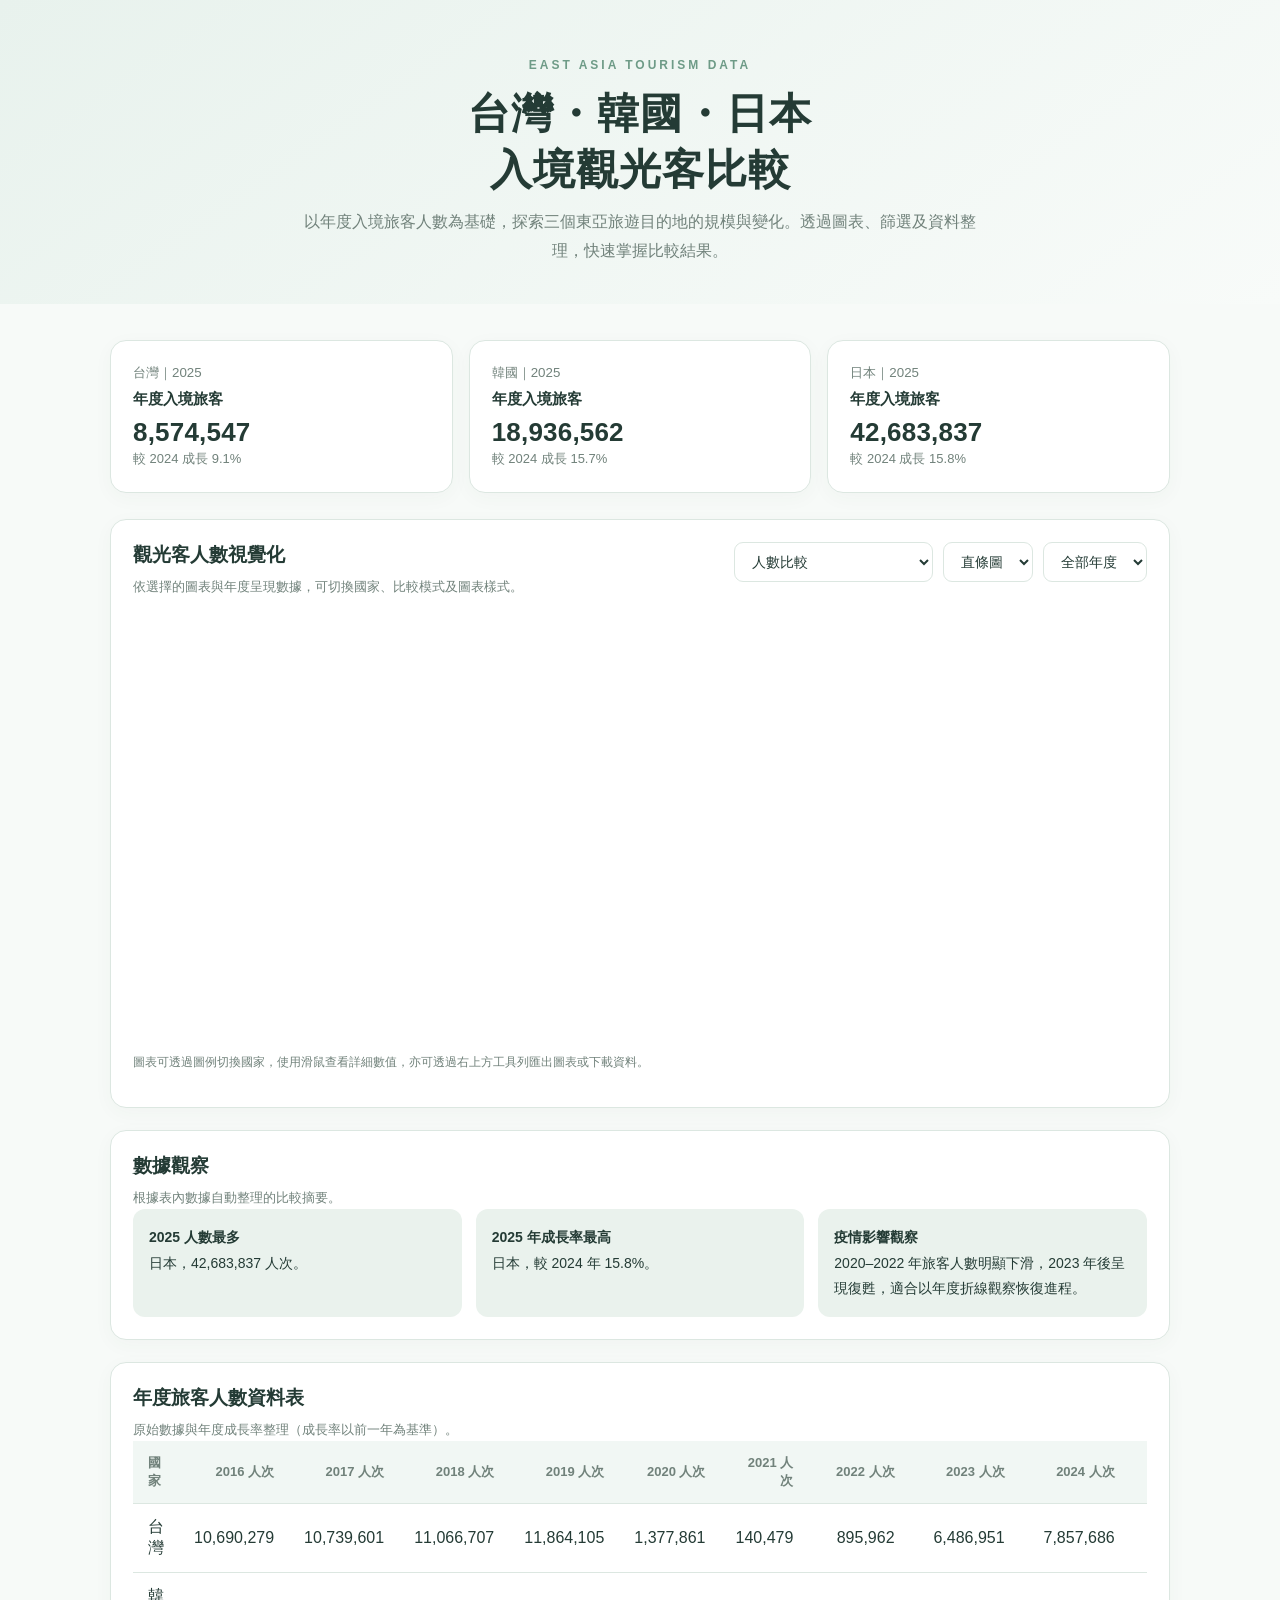
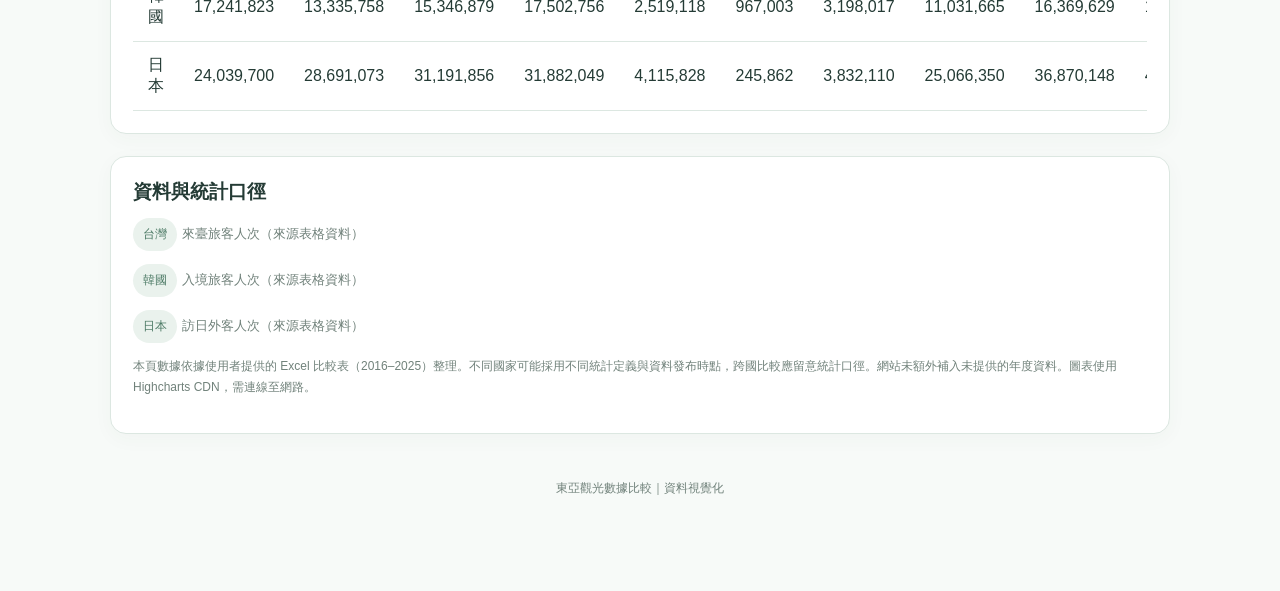
<file: index.html>
<!DOCTYPE html>
<html lang="zh-Hant">
<head>
<meta charset="utf-8"><meta name="viewport" content="width=device-width,initial-scale=1">
<title>東亞觀光客數比較｜台灣・韓國・日本</title>
<script src="https://code.highcharts.com/highcharts.js"></script>
<script src="https://code.highcharts.com/modules/exporting.js"></script>
<script src="https://code.highcharts.com/modules/export-data.js"></script>
<script src="https://code.highcharts.com/modules/accessibility.js"></script>
<style>
:root{--ink:#243b35;--muted:#71827b;--green:#6e9b87;--pale:#eaf2ed;--bg:#f7faf8;--line:#dce7e1;--white:#fff;--accent:#c9dfd3}*{box-sizing:border-box}body{margin:0;background:var(--bg);color:var(--ink);font-family:-apple-system,BlinkMacSystemFont,"Segoe UI",Roboto,"Noto Sans TC",Arial,sans-serif}header{padding:58px 20px 38px;text-align:center;background:linear-gradient(145deg,#e8f2ed,#f8fbf9)}header .eyebrow{font-size:12px;letter-spacing:3px;color:var(--green);font-weight:700}h1{font-size:clamp(27px,4vw,42px);letter-spacing:1px;margin:14px 0 10px;font-weight:650}header p{color:var(--muted);margin:0 auto;max-width:700px;line-height:1.8}.wrap{max-width:1100px;margin:0 auto;padding:24px 20px 70px}.cards{display:grid;grid-template-columns:repeat(3,1fr);gap:16px;margin:12px 0 26px}.card,.panel{background:white;border:1px solid var(--line);border-radius:16px;padding:22px;box-shadow:0 5px 20px rgba(50,90,70,.035)}.card small{color:var(--muted)}.card h2{font-size:15px;margin:8px 0}.num{font-size:26px;font-weight:700;letter-spacing:.2px}.panel{margin-bottom:22px}.panel-head{display:flex;align-items:flex-start;justify-content:space-between;gap:16px;flex-wrap:wrap}.panel h2{font-size:19px;margin:0 0 8px}.sub{font-size:13px;color:var(--muted);line-height:1.7}.controls{display:flex;gap:10px;flex-wrap:wrap;align-items:center}select{border:1px solid var(--line);border-radius:9px;padding:10px 13px;background:#fff;color:var(--ink);font-size:14px;cursor:pointer}#container{height:430px;margin-top:12px}.insights{display:grid;grid-template-columns:repeat(3,1fr);gap:14px}.insight{padding:16px;background:var(--pale);border-radius:12px;line-height:1.8;font-size:14px}.table-wrap{overflow-x:auto}table{width:100%;border-collapse:collapse;min-width:600px}th,td{text-align:right;padding:13px 15px;border-bottom:1px solid var(--line)}th{background:#f1f7f4;color:var(--muted);font-size:13px}th:first-child,td:first-child{text-align:left}tfoot td{font-weight:bold;background:#fafcfb}.note{font-size:12px;color:var(--muted);line-height:1.8}.section-title{margin:32px 0 16px}.section-title h2{font-size:21px;margin:0 0 6px}.tag{display:inline-block;background:var(--pale);color:#4b7964;padding:5px 10px;border-radius:999px;font-size:12px;margin-right:5px}.footer{text-align:center;color:var(--muted);font-size:12px;padding:24px 0}.source-list{line-height:1.9;color:var(--muted);font-size:13px}.source-list a{color:#4e806a}@media(max-width:760px){.cards,.insights{grid-template-columns:1fr}.card{padding:18px}#container{height:370px}header{padding-top:42px}}
</style></head>
<body><header><div class="eyebrow">EAST ASIA TOURISM DATA</div><h1>台灣・韓國・日本<br>入境觀光客比較</h1><p>以年度入境旅客人數為基礎，探索三個東亞旅遊目的地的規模與變化。透過圖表、篩選及資料整理，快速掌握比較結果。</p></header>
<main class="wrap"><div class="cards" id="summaryCards"></div>
<section class="panel"><div class="panel-head"><div><h2>觀光客人數視覺化</h2><div class="sub">依選擇的圖表與年度呈現數據，可切換國家、比較模式及圖表樣式。</div></div><div class="controls"><select id="chartMode" aria-label="比較模式"><option value="absolute">人數比較</option><option value="indexed">以 2016 為基期（指數）</option><option value="growth">年度成長率</option></select><select id="chartType" aria-label="圖表類型"><option value="column">直條圖</option><option value="bar">橫條圖</option><option value="line">折線圖</option></select><select id="yearPick" aria-label="選擇年度"><option value="all">全部年度</option><option value="2016">2016</option><option value="2017">2017</option><option value="2018">2018</option><option value="2019">2019</option><option value="2020">2020</option><option value="2021">2021</option><option value="2022">2022</option><option value="2023">2023</option><option value="2024">2024</option><option value="2025">2025</option></select></div></div><div id="container"></div><p class="note">圖表可透過圖例切換國家，使用滑鼠查看詳細數值，亦可透過右上方工具列匯出圖表或下載資料。</p></section>
<section class="panel"><div class="panel-head"><div><h2>數據觀察</h2><div class="sub">根據表內數據自動整理的比較摘要。</div></div></div><div class="insights" id="insights"></div></section>
<section class="panel"><div class="panel-head"><div><h2>年度旅客人數資料表</h2><div class="sub">原始數據與年度成長率整理（成長率以前一年為基準）。</div></div></div><div class="table-wrap"><table id="dataTable"></table></div></section>
<section class="panel"><h2>資料與統計口徑</h2><div class="source-list"><p><span class="tag">台灣</span>來臺旅客人次（來源表格資料）</p><p><span class="tag">韓國</span>入境旅客人次（來源表格資料）</p><p><span class="tag">日本</span>訪日外客人次（來源表格資料）</p><p class="note">本頁數據依據使用者提供的 Excel 比較表（2016–2025）整理。不同國家可能採用不同統計定義與資料發布時點，跨國比較應留意統計口徑。網站未額外補入未提供的年度資料。圖表使用 Highcharts CDN，需連線至網路。</p></div></section><div class="footer">東亞觀光數據比較｜資料視覺化</div></main>
<script>
const data={"台灣":[10690279,10739601,11066707,11864105,1377861,140479,895962,6486951,7857686,8574547],"韓國":[17241823,13335758,15346879,17502756,2519118,967003,3198017,11031665,16369629,18936562],"日本":[24039700,28691073,31191856,31882049,4115828,245862,3832110,25066350,36870148,42683837]},years=[2016,2017,2018,2019,2020,2021,2022,2023,2024,2025],colors={"台灣":"#77a990","韓國":"#d5a47c","日本":"#8da7c4"};
const fmt=n=>Math.round(n).toLocaleString('zh-TW');const pct=n=>(n*100).toFixed(1)+'%';
function growth(country,i){return i===0?null:data[country][i]/data[country][i-1]-1}
function cardBuild(){let y=years.length-1;document.getElementById('summaryCards').innerHTML=Object.keys(data).map(c=>`<div class="card"><small>${c}｜2025</small><h2>年度入境旅客</h2><div class="num">${fmt(data[c][y])}</div><div class="sub">較 2024 ${growth(c,y)>=0?'成長':'減少'} ${pct(Math.abs(growth(c,y)))}</div></div>`).join('')}
function buildInsights(){let highest=Object.keys(data).sort((a,b)=>data[b][9]-data[a][9])[0];let g=Object.fromEntries(Object.keys(data).map(c=>[c,growth(c,9)]));let fast=Object.keys(g).sort((a,b)=>g[b]-g[a])[0];let low=years.indexOf(2021);document.getElementById('insights').innerHTML=`<div class="insight"><b>2025 人數最多</b><br>${highest}，${fmt(data[highest][9])} 人次。</div><div class="insight"><b>2025 年成長率最高</b><br>${fast}，較 2024 年 ${pct(g[fast])}。</div><div class="insight"><b>疫情影響觀察</b><br>2020–2022 年旅客人數明顯下滑，2023 年後呈現復甦，適合以年度折線觀察恢復進程。</div>`}
function buildTable(){let html='<thead><tr><th>國家</th>'+years.map(y=>`<th>${y} 人次</th>`).join('')+'</tr></thead><tbody>';for(let c in data){html+=`<tr><td>${c}</td>${data[c].map(v=>`<td>${fmt(v)}</td>`).join('')}</tr>`}html+='</tbody>';document.getElementById('dataTable').innerHTML=html}
function chart(){let mode=document.getElementById('chartMode').value,type=document.getElementById('chartType').value,yr=document.getElementById('yearPick').value;let cats=yr==='all'?years.map(String):[yr],idx=yr==='all'?years.map((_,i)=>i):[years.indexOf(Number(yr))];let series=Object.keys(data).map(c=>({name:c,color:colors[c],data:idx.map(i=>{if(mode==='absolute')return data[c][i];if(mode==='indexed')return data[c][i]/data[c][0]*100;if(i===0)return null;return (data[c][i]/data[c][i-1]-1)*100})}));let title=mode==='absolute'?'入境旅客人數':mode==='indexed'?'旅客人數指數（2016 = 100）':'年度成長率（%）';Highcharts.chart('container',{chart:{type:type==='bar'?'bar':type,backgroundColor:'transparent',style:{fontFamily:'-apple-system,BlinkMacSystemFont,Segoe UI,Roboto,Noto Sans TC,sans-serif'}},title:{text:title,style:{color:'#243b35',fontWeight:'600'}},subtitle:{text:yr==='all'?'2016–2025 年度比較':'年度：'+yr},xAxis:{categories:cats,labels:{style:{color:'#71827b'}}},yAxis:{title:{text:mode==='absolute'?'旅客人次':mode==='indexed'?'指數':'成長率（%）'},labels:{formatter:function(){return mode==='absolute'?this.value.toLocaleString():this.value+'%'}},},tooltip:{shared:true,formatter:function(){let s='<b>'+this.x+'</b>';this.points.forEach(p=>{let v=p.y;s+='<br><span style="color:'+p.color+'">●</span> '+p.series.name+': <b>'+ (mode==='absolute'?fmt(v):v.toFixed(1)+(mode==='indexed'?'':'%'))+'</b>'});return s}},plotOptions:{series:{marker:{enabled:type==='line'},dataLabels:{enabled:mode==='absolute'&&yr!=='all',formatter:function(){return fmt(this.y)},style:{fontWeight:'normal',textOutline:'none'}}}},legend:{itemStyle:{color:'#243b35'}},series:series,credits:{enabled:false},exporting:{enabled:true}})}
cardBuild();buildInsights();buildTable();chart();['chartMode','chartType','yearPick'].forEach(id=>document.getElementById(id).addEventListener('change',chart));
</script></body></html>
</file>
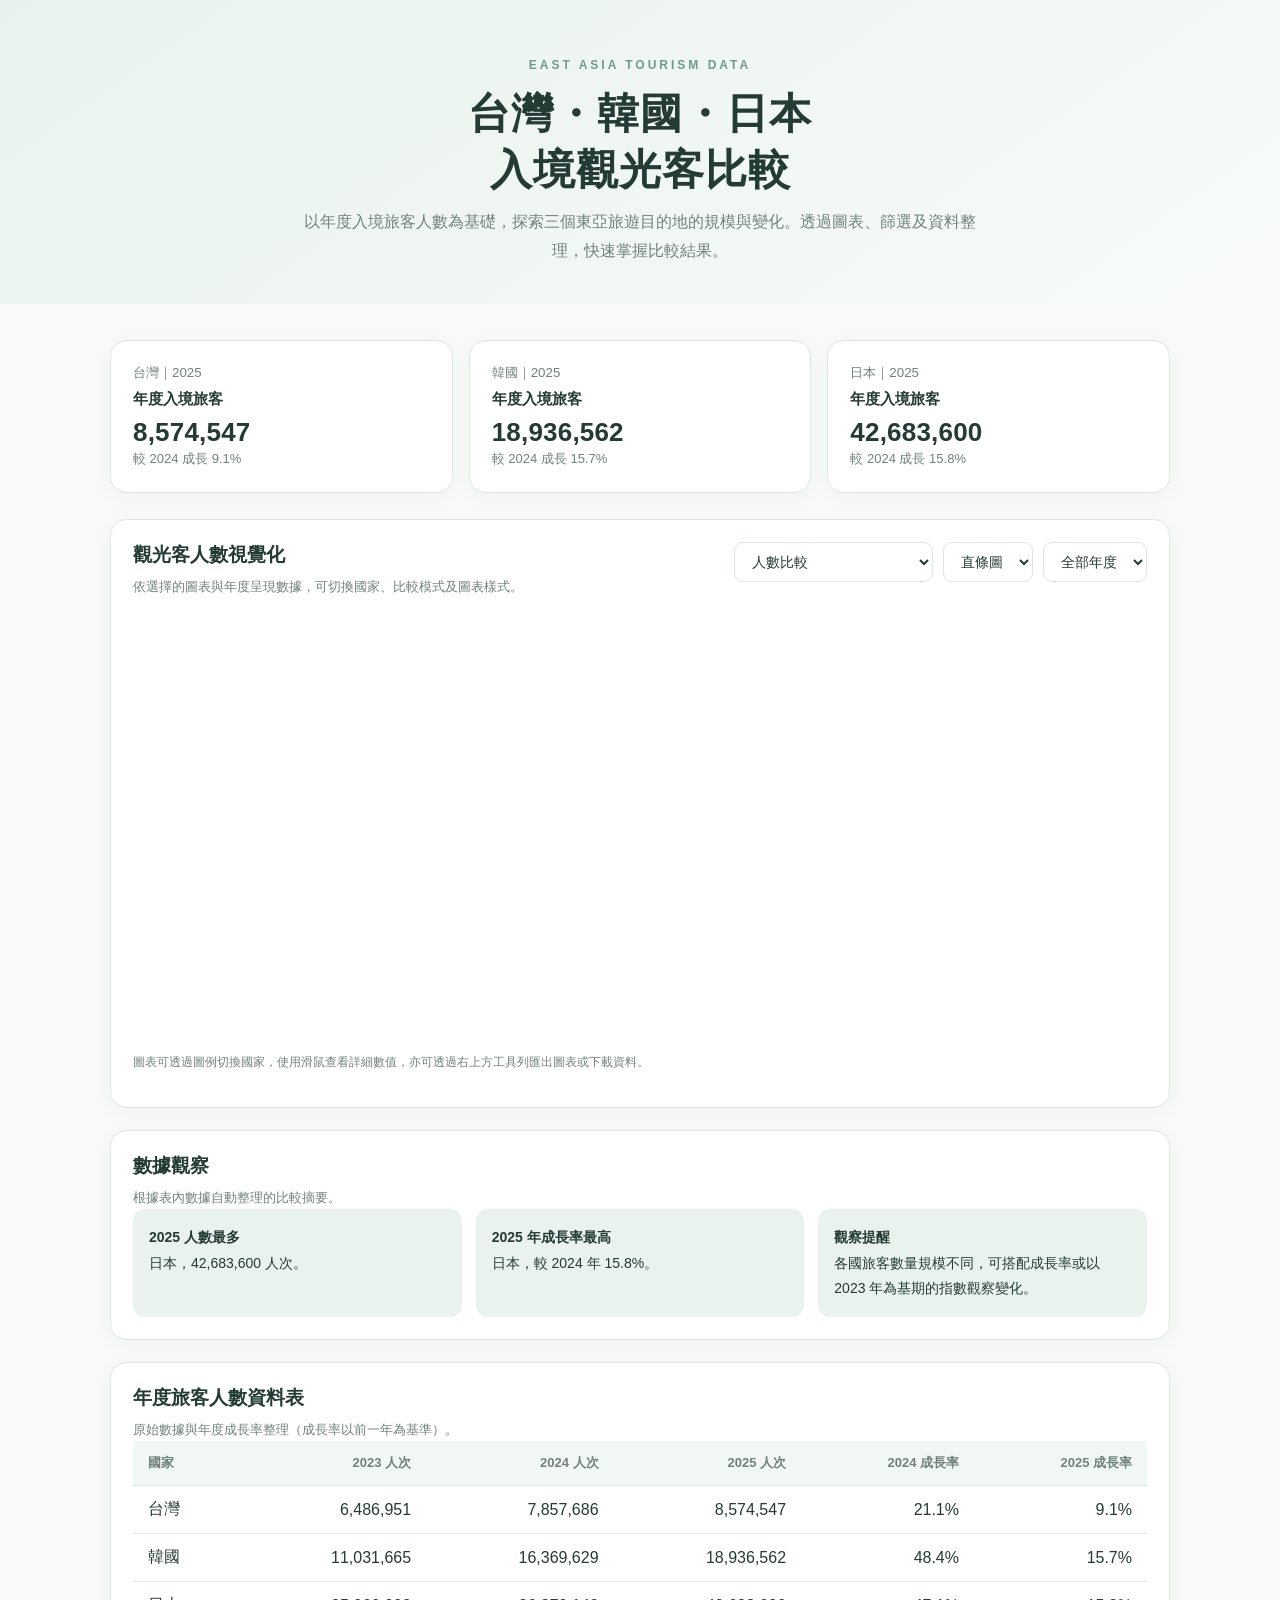
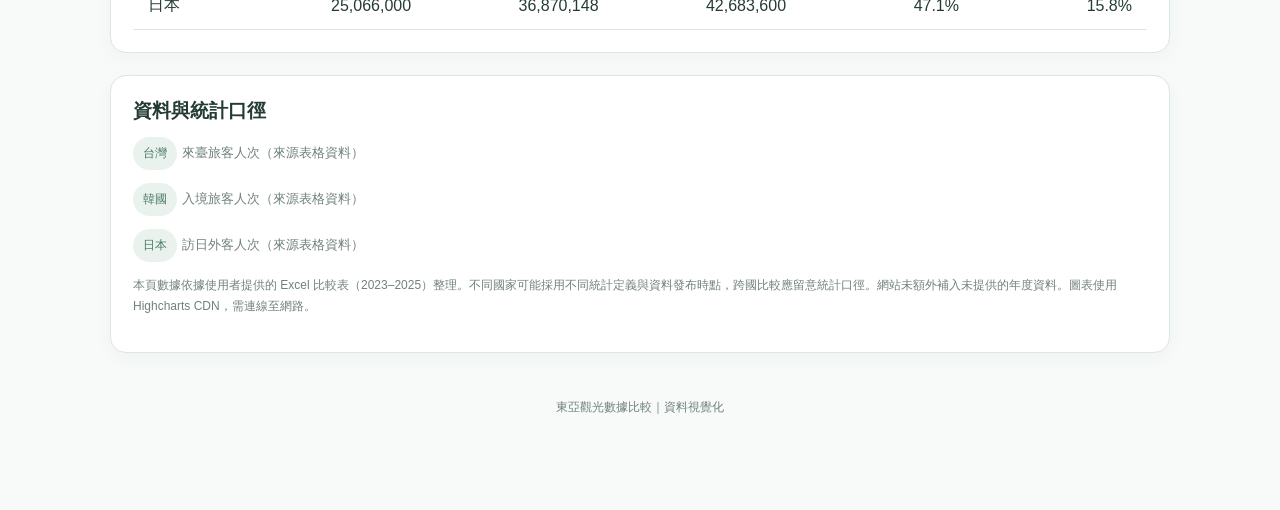
<file: 觀光客比較_dashboard.html>
<!DOCTYPE html>
<html lang="zh-Hant">
<head>
<meta charset="utf-8"><meta name="viewport" content="width=device-width,initial-scale=1">
<title>東亞觀光客數比較｜台灣・韓國・日本</title>
<script src="https://code.highcharts.com/highcharts.js"></script>
<script src="https://code.highcharts.com/modules/exporting.js"></script>
<script src="https://code.highcharts.com/modules/export-data.js"></script>
<script src="https://code.highcharts.com/modules/accessibility.js"></script>
<style>
:root{--ink:#243b35;--muted:#71827b;--green:#6e9b87;--pale:#eaf2ed;--bg:#f7faf8;--line:#dce7e1;--white:#fff;--accent:#c9dfd3}*{box-sizing:border-box}body{margin:0;background:var(--bg);color:var(--ink);font-family:-apple-system,BlinkMacSystemFont,"Segoe UI",Roboto,"Noto Sans TC",Arial,sans-serif}header{padding:58px 20px 38px;text-align:center;background:linear-gradient(145deg,#e8f2ed,#f8fbf9)}header .eyebrow{font-size:12px;letter-spacing:3px;color:var(--green);font-weight:700}h1{font-size:clamp(27px,4vw,42px);letter-spacing:1px;margin:14px 0 10px;font-weight:650}header p{color:var(--muted);margin:0 auto;max-width:700px;line-height:1.8}.wrap{max-width:1100px;margin:0 auto;padding:24px 20px 70px}.cards{display:grid;grid-template-columns:repeat(3,1fr);gap:16px;margin:12px 0 26px}.card,.panel{background:white;border:1px solid var(--line);border-radius:16px;padding:22px;box-shadow:0 5px 20px rgba(50,90,70,.035)}.card small{color:var(--muted)}.card h2{font-size:15px;margin:8px 0}.num{font-size:26px;font-weight:700;letter-spacing:.2px}.panel{margin-bottom:22px}.panel-head{display:flex;align-items:flex-start;justify-content:space-between;gap:16px;flex-wrap:wrap}.panel h2{font-size:19px;margin:0 0 8px}.sub{font-size:13px;color:var(--muted);line-height:1.7}.controls{display:flex;gap:10px;flex-wrap:wrap;align-items:center}select{border:1px solid var(--line);border-radius:9px;padding:10px 13px;background:#fff;color:var(--ink);font-size:14px;cursor:pointer}#container{height:430px;margin-top:12px}.insights{display:grid;grid-template-columns:repeat(3,1fr);gap:14px}.insight{padding:16px;background:var(--pale);border-radius:12px;line-height:1.8;font-size:14px}.table-wrap{overflow-x:auto}table{width:100%;border-collapse:collapse;min-width:600px}th,td{text-align:right;padding:13px 15px;border-bottom:1px solid var(--line)}th{background:#f1f7f4;color:var(--muted);font-size:13px}th:first-child,td:first-child{text-align:left}tfoot td{font-weight:bold;background:#fafcfb}.note{font-size:12px;color:var(--muted);line-height:1.8}.section-title{margin:32px 0 16px}.section-title h2{font-size:21px;margin:0 0 6px}.tag{display:inline-block;background:var(--pale);color:#4b7964;padding:5px 10px;border-radius:999px;font-size:12px;margin-right:5px}.footer{text-align:center;color:var(--muted);font-size:12px;padding:24px 0}.source-list{line-height:1.9;color:var(--muted);font-size:13px}.source-list a{color:#4e806a}@media(max-width:760px){.cards,.insights{grid-template-columns:1fr}.card{padding:18px}#container{height:370px}header{padding-top:42px}}
</style></head>
<body><header><div class="eyebrow">EAST ASIA TOURISM DATA</div><h1>台灣・韓國・日本<br>入境觀光客比較</h1><p>以年度入境旅客人數為基礎，探索三個東亞旅遊目的地的規模與變化。透過圖表、篩選及資料整理，快速掌握比較結果。</p></header>
<main class="wrap"><div class="cards" id="summaryCards"></div>
<section class="panel"><div class="panel-head"><div><h2>觀光客人數視覺化</h2><div class="sub">依選擇的圖表與年度呈現數據，可切換國家、比較模式及圖表樣式。</div></div><div class="controls"><select id="chartMode" aria-label="比較模式"><option value="absolute">人數比較</option><option value="indexed">以 2023 為基期（指數）</option><option value="growth">年度成長率</option></select><select id="chartType" aria-label="圖表類型"><option value="column">直條圖</option><option value="bar">橫條圖</option><option value="line">折線圖</option></select><select id="yearPick" aria-label="選擇年度"><option value="all">全部年度</option><option value="2023">2023</option><option value="2024">2024</option><option value="2025">2025</option></select></div></div><div id="container"></div><p class="note">圖表可透過圖例切換國家，使用滑鼠查看詳細數值，亦可透過右上方工具列匯出圖表或下載資料。</p></section>
<section class="panel"><div class="panel-head"><div><h2>數據觀察</h2><div class="sub">根據表內數據自動整理的比較摘要。</div></div></div><div class="insights" id="insights"></div></section>
<section class="panel"><div class="panel-head"><div><h2>年度旅客人數資料表</h2><div class="sub">原始數據與年度成長率整理（成長率以前一年為基準）。</div></div></div><div class="table-wrap"><table id="dataTable"></table></div></section>
<section class="panel"><h2>資料與統計口徑</h2><div class="source-list"><p><span class="tag">台灣</span>來臺旅客人次（來源表格資料）</p><p><span class="tag">韓國</span>入境旅客人次（來源表格資料）</p><p><span class="tag">日本</span>訪日外客人次（來源表格資料）</p><p class="note">本頁數據依據使用者提供的 Excel 比較表（2023–2025）整理。不同國家可能採用不同統計定義與資料發布時點，跨國比較應留意統計口徑。網站未額外補入未提供的年度資料。圖表使用 Highcharts CDN，需連線至網路。</p></div></section><div class="footer">東亞觀光數據比較｜資料視覺化</div></main>
<script>
const data={"台灣":[6486951,7857686,8574547],"韓國":[11031665,16369629,18936562],"日本":[25066000,36870148,42683600]},years=[2023,2024,2025],colors={"台灣":"#77a990","韓國":"#d5a47c","日本":"#8da7c4"};
const fmt=n=>Math.round(n).toLocaleString('zh-TW');const pct=n=>(n*100).toFixed(1)+'%';
function growth(country,i){return i===0?null:data[country][i]/data[country][i-1]-1}
function cardBuild(){let y=2;document.getElementById('summaryCards').innerHTML=Object.keys(data).map(c=>`<div class="card"><small>${c}｜2025</small><h2>年度入境旅客</h2><div class="num">${fmt(data[c][y])}</div><div class="sub">${growth(c,y)>=0?'較 2024 成長':'較 2024 減少'} ${pct(Math.abs(growth(c,y)))}</div></div>`).join('')}
function buildInsights(){let highest=Object.keys(data).sort((a,b)=>data[b][2]-data[a][2])[0];let g=Object.fromEntries(Object.keys(data).map(c=>[c,growth(c,2)]));let fast=Object.keys(g).sort((a,b)=>g[b]-g[a])[0];document.getElementById('insights').innerHTML=`<div class="insight"><b>2025 人數最多</b><br>${highest}，${fmt(data[highest][2])} 人次。</div><div class="insight"><b>2025 年成長率最高</b><br>${fast}，較 2024 年 ${pct(g[fast])}。</div><div class="insight"><b>觀察提醒</b><br>各國旅客數量規模不同，可搭配成長率或以 2023 年為基期的指數觀察變化。</div>`}
function buildTable(){let html='<thead><tr><th>國家</th>'+years.map(y=>`<th>${y} 人次</th>`).join('')+'<th>2024 成長率</th><th>2025 成長率</th></tr></thead><tbody>';for(let c in data){html+=`<tr><td>${c}</td>${data[c].map(v=>`<td>${fmt(v)}</td>`).join('')}<td>${pct(growth(c,1))}</td><td>${pct(growth(c,2))}</td></tr>`}html+='</tbody>';document.getElementById('dataTable').innerHTML=html}
function chart(){let mode=document.getElementById('chartMode').value,type=document.getElementById('chartType').value,yr=document.getElementById('yearPick').value;let cats=yr==='all'?years.map(String):[yr],idx=yr==='all'?[0,1,2]:[years.indexOf(Number(yr))];let series=Object.keys(data).map(c=>({name:c,color:colors[c],data:idx.map(i=>{if(mode==='absolute')return data[c][i];if(mode==='indexed')return data[c][i]/data[c][0]*100;if(i===0)return null;return (data[c][i]/data[c][i-1]-1)*100})}));let title=mode==='absolute'?'入境旅客人數':mode==='indexed'?'旅客人數指數（2023 = 100）':'年度成長率（%）';Highcharts.chart('container',{chart:{type:type==='bar'?'bar':type,backgroundColor:'transparent',style:{fontFamily:'-apple-system,BlinkMacSystemFont,Segoe UI,Roboto,Noto Sans TC,sans-serif'}},title:{text:title,style:{color:'#243b35',fontWeight:'600'}},subtitle:{text:yr==='all'?'年度比較':'年度：'+yr},xAxis:{categories:cats,labels:{style:{color:'#71827b'}}},yAxis:{title:{text:mode==='absolute'?'旅客人次':mode==='indexed'?'指數':'成長率（%）'},labels:{formatter:function(){return mode==='absolute'?this.value.toLocaleString():this.value+'%'}}},tooltip:{shared:true,formatter:function(){let s='<b>'+this.x+'</b>';this.points.forEach(p=>{let v=p.y;s+='<br><span style="color:'+p.color+'">●</span> '+p.series.name+': <b>'+ (mode==='absolute'?fmt(v):v.toFixed(1)+(mode==='indexed'?'':'%'))+'</b>'});return s}},plotOptions:{series:{marker:{enabled:type==='line'},dataLabels:{enabled:mode==='absolute'&&yr!=='all',formatter:function(){return fmt(this.y)},style:{fontWeight:'normal',textOutline:'none'}}}},legend:{itemStyle:{color:'#243b35'}},series:series,credits:{enabled:false},exporting:{enabled:true}})}
cardBuild();buildInsights();buildTable();chart();['chartMode','chartType','yearPick'].forEach(id=>document.getElementById(id).addEventListener('change',chart));
</script></body></html>
</file>
